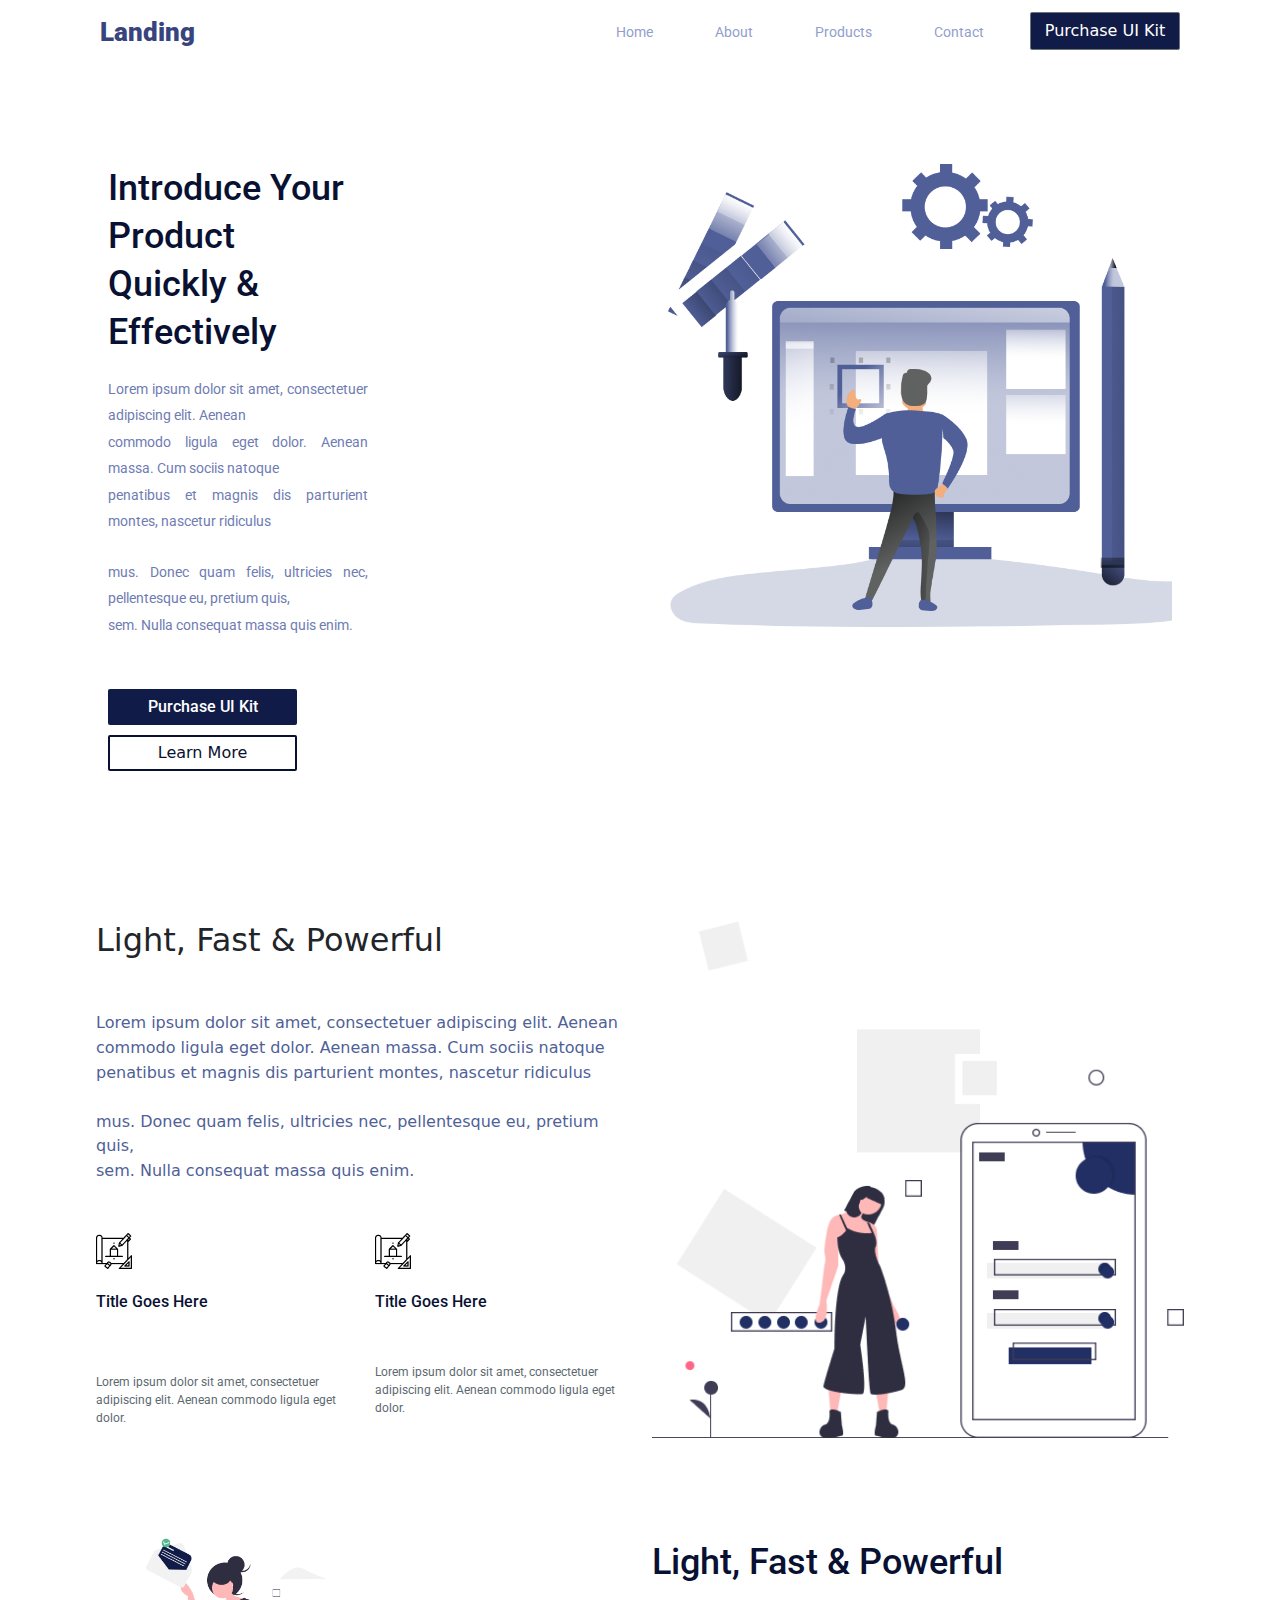
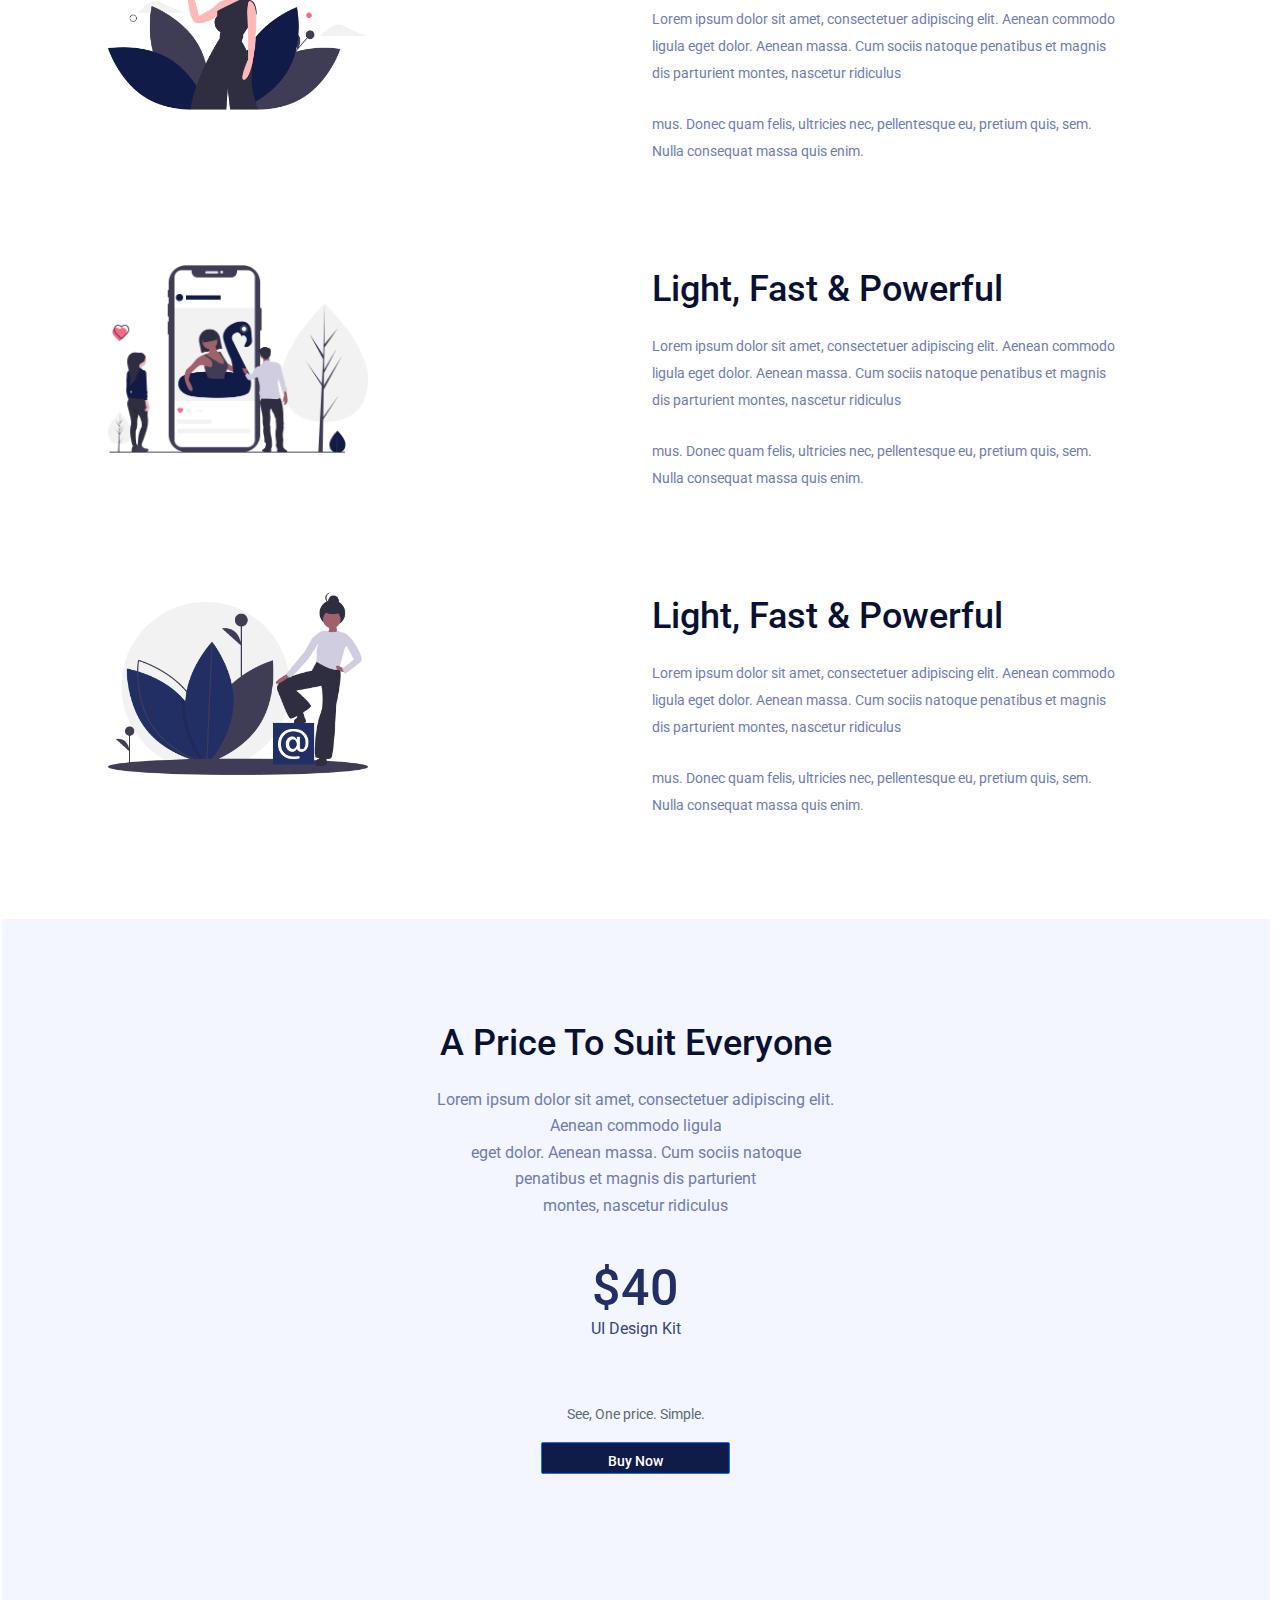
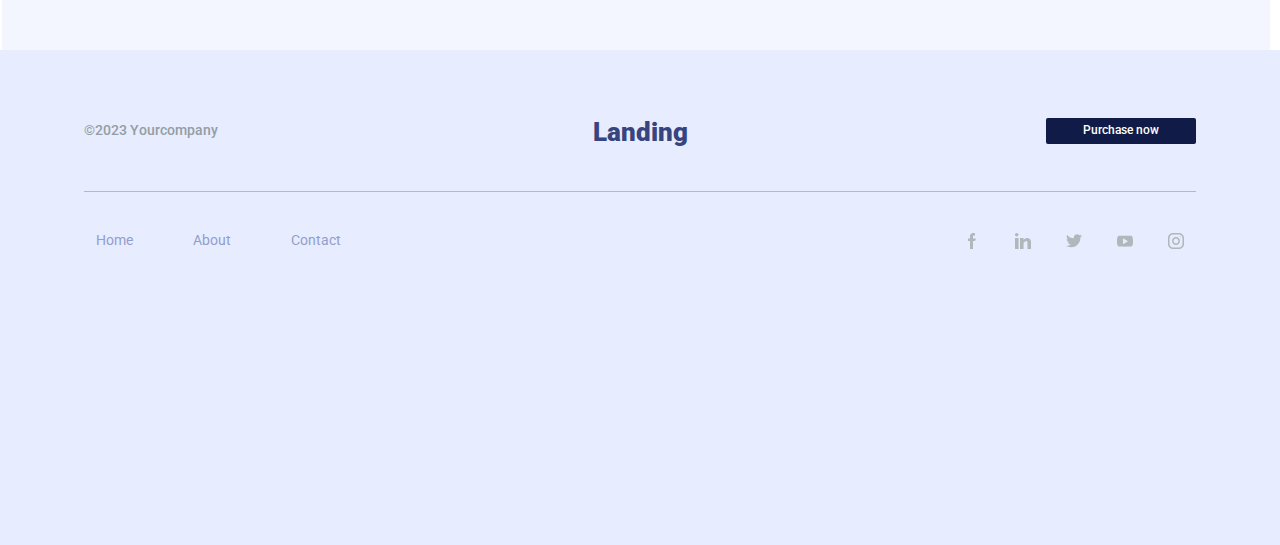
<file: index.html>
<!DOCTYPE html>
<html lang="en">

<head>
  <meta charset="UTF-8">
  <meta name="viewport" content="width=device-width, initial-scale=1.0">
  <link rel="stylesheet" href="css/style.css">
  <link href="css/bootstrap.min.css" rel="stylesheet">
  <title>Landing</title>
</head>

<body>
  <div class="wrapper__container">
    <div class="header">
      <nav id="navbar-example2" class="navbar tertiary px-3 mb-3">
        <a id="logo" class="navbar-brand" href="#">Landing</a>
        <ul id="spisok" class="nav nav-pills">
          <li class="nav-item">
            <a class="nav-link" href="#scrollspyHeading1">Home</a>
          </li>
          <li class="nav-item">
            <a class="nav-link" href="about.html">About</a>
          </li>
          <li class="nav-item">
            <a class="nav-link" href="#scrollspyHeading3">Products</a>
          </li>
          <li class="nav-item">
            <a class="nav-link" href="contact.html">Contact</a>
          </li>
          <li class="nav-item dropdown">

            <button id="bbb" type="button" class="btn btn-secondary">Purchase UI Kit</button>

          </li>
        </ul>
      </nav>
    </div>
    <main>
      <section class="about" id="about">
        <div class="container">
          <div id="mainth" class="container text-left">
            <div class="row">
              <div class="col">
                <div class="col-lg-6 order-1 order-lg-2">
                  <h1>Introduce Your Product<br> Quickly & Effectively</h1>
            <p id="first">Lorem ipsum dolor sit amet, consectetuer adipiscing elit. Aenean</p>
            <p id="second">commodo ligula eget dolor. Aenean massa. Cum sociis natoque</p>
            <p id="third">penatibus et magnis dis parturient montes, nascetur ridiculus</p>
            <br>
            <p id="fourth">mus. Donec quam felis, ultricies nec, pellentesque eu, pretium quis,</p>
            <p id="fifth">sem. Nulla consequat massa quis enim.</p>
            <button id="buttonfr">Purchase UI Kit</button>
            <button id="buttonsc">Learn More</button>
                </div>
              </div>
              <div class="col-lg-6 pt-5 pt-lg-0 order-2 order-lg-1 content">
                <div class = "d-none d-md-block">
                <img class="img-fluid" id="img555" src="img/Group.png">
                </div>
            </div>
      </section>
          <section class="about" id="about">
            <div class="secondmain">
              <div class="container">
                <div class="row">
                  <div class="col-lg-6 order-1 order-lg-2">
                    <img class="img-fluid" id="img555" src="img/undraw_mobile_login_ikmv.png">
                  </div>
                  <div class="col-lg-6 pt-5 pt-lg-0 order-2 order-lg-1 content">
                    <h2>Light, Fast & Powerful</h2>
                    <br>
                    <div class="color">
                      <p id="first"> Lorem ipsum dolor sit amet, consectetuer adipiscing elit. Aenean</p>
                      <p id="second">commodo ligula eget dolor. Aenean massa.
                        Cum sociis natoque</p>
                      <p id="third">penatibus et magnis dis parturient montes, nascetur ridiculus</p>
                      <br>
                      <p id="fourth">mus. Donec quam felis, ultricies nec, pellentesque eu, pretium quis,
                      <p id="fifth">sem. Nulla consequat massa quis enim.</p>
                    </div>
                    <div class="row" id="blocks">
                      <div class="col-sm" id="q">
                        <div class = "d-none d-md-block">
                        <img class="fluid" src="img/Icon.png">
                        </div>
                        <h3 class="text-left mb-lg-5">Title Goes Here</h3>
                        <p class="color2" id="q">
                          Lorem ipsum dolor sit amet, consectetuer adipiscing elit. Aenean commodo ligula eget dolor.

                        </p>
                      </div>

                      <div class="col-sm" id="w">
                        <div class = "d-none d-md-block">
                        <img class="img-fluid" src="img/Icon.png">
                        </div>
                        <h3 class="text-left mb-lg-5">Title Goes Here</h3>
                        <p class="color2">
                          Lorem ipsum dolor sit amet, consectetuer adipiscing elit. Aenean commodo ligula eget dolor.
                        </p>
                      </div>
                    </div>
                  </div>
                </div>
              </div>
            </div>
          </section>
          <section class="about" id="about">
            <div class="container">
              <div id="mainth" class="container text-center">
                <div class="row">
                  <div class="col">
                    <div class="col-lg-6 order-1 order-lg-2">
                      <img class="img-fluid" id="img555" src="img/undraw_happy_news_hxmt.png">
                    </div>
                  </div>
                  <div class="col-lg-6 pt-5 pt-lg-0 order-2 order-lg-1 content">
                    <h1>Light, Fast & Powerful</h1>
                    <p id="first">Lorem ipsum dolor sit amet, consectetuer adipiscing elit. Aenean commodo</p>
                    <p id="second">ligula eget dolor. Aenean massa. Cum sociis natoque penatibus et magnis</p>
                    <p id="third">dis parturient montes, nascetur ridiculus</p>
                    <br>
                    <p id="fourth">mus. Donec quam felis, ultricies nec, pellentesque eu, pretium quis, sem.</p>
                    <p id="fifth">Nulla consequat massa quis enim.</p>
                  </div>
                </div>
          </section>
          <section class="about" id="about">
            <div class="container">
              <div id="mainth" class="container text-center">
                <div class="row">
                  <div class="col">
                    <div class="col-lg-6 order-1 order-lg-2">
                      <img class="img-fluid" id="img555" src="img/undraw_social_influencer_sgsv.png">
                    </div>
                  </div>
                  <div class="col-lg-6 pt-5 pt-lg-0 order-2 order-lg-1 content">
                    <h1>Light, Fast & Powerful</h1>
                    <p id="first">Lorem ipsum dolor sit amet, consectetuer adipiscing elit. Aenean commodo</p>
                    <p id="second">ligula eget dolor. Aenean massa. Cum sociis natoque penatibus et magnis</p>
                    <p id="third">dis parturient montes, nascetur ridiculus</p>
                    <br>
                    <p id="fourth">mus. Donec quam felis, ultricies nec, pellentesque eu, pretium quis, sem.</p>
                    <p id="fifth">Nulla consequat massa quis enim.</p>
                  </div>
                </div>
          </section>
          <section class="about" id="about">
            <div class="container">
              <div id="mainth" class="container text-center">
                <div class="row">
                  <div class="col">
                    <div class="col-lg-6 order-1 order-lg-2">
                      <img class="img-fluid" id="img555" src="img/undraw_mention_6k5d.png">
                    </div>
                  </div>
                  <div class="col-lg-6 pt-5 pt-lg-0 order-2 order-lg-1 content">
                    <h1>Light, Fast & Powerful</h1>
                    <p id="first">Lorem ipsum dolor sit amet, consectetuer adipiscing elit. Aenean commodo</p>
                    <p id="second">ligula eget dolor. Aenean massa. Cum sociis natoque penatibus et magnis</p>
                    <p id="third">dis parturient montes, nascetur ridiculus</p>
                    <br>
                    <p id="fourth">mus. Donec quam felis, ultricies nec, pellentesque eu, pretium quis, sem.</p>
                    <p id="fifth">Nulla consequat massa quis enim.</p>
                  </div>
                </div>
          </section>

          <div id="scrollspyHeading5">
            <div id="price__nocontainer" class="row">
              <div class="col">
              </div>
              <div class="col">
                <h1>A Price To Suit Everyone</h1>
                <p id="first">Lorem ipsum dolor sit amet, consectetuer adipiscing elit. Aenean commodo ligula</p>
                <p id="second">eget dolor. Aenean massa. Cum sociis natoque penatibus et magnis dis parturient</p>
                <p id="third">montes, nascetur ridiculus</p>
                <h2>$40</h2>
                <p id="ui">UI Design Kit</p>
                <p id="see">See, One price. Simple.</p>
                <div class="col text-center">
                  <button type="button" class="btn btn-primary" id="btnpurchase">Buy Now</button>
                </div>


              </div>
              <div class="col">
              </div>
            </div>
          </div>
        </div>
        <div id="footer__nocontainer">
          <div id="footer">
            <div class="row">
              <div class="col">
                <div id="mark">©2023 Yourcompany</div>
              </div>
              <div class="col">
                <div id="logo1">Landing</div>
              </div>
              <div class="col">
                <div id="btm">
                  <bottom>Purchase now</bottom>
                </div>
              </div>
            </div>
            <div>
              <hr>
            </div>
            <div class="container text-left">
              <div class="row">
                <div id="footerhome" class="col">
                  <div id="home1">Home</div>
                  <div id="about1">About</div>
                  <div id="contact1">Contact</div>
                </div>
                <div class="col">
                  <div id="icons">
                    <svg id="facebook" xmlns="http://www.w3.org/2000/svg" width="16" height="16" viewBox="0 0 16 16"
                      fill="none">
                      <path
                        d="M9 5.5V3.5C9 2.948 9.448 2.5 10 2.5H11V0H9C7.343 0 6 1.343 6 3V5.5H4V8H6V16H9V8H11L12 5.5H9Z"
                        fill="#B0B8BC" />
                    </svg>
                    <svg id="in" xmlns="http://www.w3.org/2000/svg" width="16" height="16" viewBox="0 0 16 16"
                      fill="none">
                      <path fill-rule="evenodd" clip-rule="evenodd"
                        d="M3.5 1.75C3.5 2.7165 2.7165 3.5 1.75 3.5C0.783502 3.5 0 2.7165 0 1.75C0 0.783502 0.783502 0 1.75 0C2.7165 0 3.5 0.783502 3.5 1.75ZM0 5H3.578V16H0V5ZM13.2998 5.12119C13.2954 5.11973 13.2909 5.11825 13.2864 5.11678C13.2616 5.10856 13.2367 5.10033 13.21 5.093C13.162 5.082 13.114 5.073 13.065 5.065C12.875 5.027 12.667 5 12.423 5C10.337 5 9.014 6.517 8.578 7.103V5H5V16H8.578V10C8.578 10 11.282 6.234 12.423 9V16H16V8.577C16 6.915 14.861 5.53 13.324 5.129C13.3159 5.12643 13.3078 5.12382 13.2998 5.12119Z"
                        fill="#B0B8BC" />
                    </svg>
                    <svg id="twitter" xmlns="http://www.w3.org/2000/svg" width="16" height="16" viewBox="0 0 16 16"
                      fill="none">
                      <path
                        d="M16 2.87225C15.405 3.13325 14.771 3.30625 14.11 3.39025C14.79 2.98425 15.309 2.34625 15.553 1.57725C14.919 1.95525 14.219 2.22225 13.473 2.37125C12.871 1.73025 12.013 1.33325 11.077 1.33325C9.261 1.33325 7.799 2.80725 7.799 4.61425C7.799 4.87425 7.821 5.12425 7.875 5.36225C5.148 5.22925 2.735 3.92225 1.114 1.93125C0.831 2.42225 0.665 2.98425 0.665 3.58925C0.665 4.72525 1.25 5.73225 2.122 6.31525C1.595 6.30525 1.078 6.15225 0.64 5.91125C0.64 5.92125 0.64 5.93425 0.64 5.94725C0.64 7.54125 1.777 8.86525 3.268 9.17025C3.001 9.24325 2.71 9.27825 2.408 9.27825C2.198 9.27825 1.986 9.26625 1.787 9.22225C2.212 10.5213 3.418 11.4763 4.852 11.5073C3.736 12.3803 2.319 12.9063 0.785 12.9063C0.516 12.9063 0.258 12.8943 0 12.8613C1.453 13.7983 3.175 14.3333 5.032 14.3333C11.068 14.3333 14.368 9.33325 14.368 4.99925C14.368 4.85425 14.363 4.71425 14.356 4.57525C15.007 4.11325 15.554 3.53625 16 2.87225Z"
                        fill="#B0B8BC" />
                    </svg>
                    <svg id="youtube" xmlns="http://www.w3.org/2000/svg" width="16" height="16" viewBox="0 0 16 16"
                      fill="none">
                      <path fill-rule="evenodd" clip-rule="evenodd"
                        d="M13.456 2.75875C14.415 2.81275 14.886 2.95475 15.32 3.72675C15.772 4.49775 16 5.82575 16 8.16475V8.16775V8.17275C16 10.5007 15.772 11.8387 15.321 12.6017C14.887 13.3737 14.416 13.5137 13.457 13.5787C12.498 13.6337 10.089 13.6667 8.002 13.6667C5.911 13.6667 3.501 13.6337 2.543 13.5777C1.586 13.5127 1.115 13.3727 0.677 12.6007C0.23 11.8377 0 10.4997 0 8.17175V8.16975V8.16675V8.16375C0 5.82575 0.23 4.49775 0.677 3.72675C1.115 2.95375 1.587 2.81275 2.544 2.75775C3.501 2.69375 5.911 2.66675 8.002 2.66675C10.089 2.66675 12.498 2.69375 13.456 2.75875ZM11 8.16675L6 5.16675V11.1667L11 8.16675Z"
                        fill="#B0B8BC" />
                    </svg>
                    <svg id="insta" xmlns="http://www.w3.org/2000/svg" width="16" height="16" viewBox="0 0 16 16"
                      fill="none">
                      <path fill-rule="evenodd" clip-rule="evenodd"
                        d="M5 0H11C13.761 0 16 2.239 16 5V11C16 13.761 13.761 16 11 16H5C2.239 16 0 13.761 0 11V5C0 2.239 2.239 0 5 0ZM11 14.5C12.93 14.5 14.5 12.93 14.5 11V5C14.5 3.07 12.93 1.5 11 1.5H5C3.07 1.5 1.5 3.07 1.5 5V11C1.5 12.93 3.07 14.5 5 14.5H11ZM4 8C4 5.791 5.791 4 8 4C10.209 4 12 5.791 12 8C12 10.209 10.209 12 8 12C5.791 12 4 10.209 4 8ZM5.5 8C5.5 9.378 6.622 10.5 8 10.5C9.378 10.5 10.5 9.378 10.5 8C10.5 6.621 9.378 5.5 8 5.5C6.622 5.5 5.5 6.621 5.5 8ZM12.833 3.7C12.833 3.99437 12.5944 4.233 12.3 4.233C12.0057 4.233 11.767 3.99437 11.767 3.7C11.767 3.40564 12.0057 3.167 12.3 3.167C12.5944 3.167 12.833 3.40564 12.833 3.7Z"
                        fill="#B0B8BC" />
                    </svg>
                  </div>
                </div>
              </div>
            </div>
          </div>

    </main>
  </div>
  <script src="js/bootstrap.bundle.min.js"></script>
  <script src="js/script.js"></script>
</body>

</html>
</file>
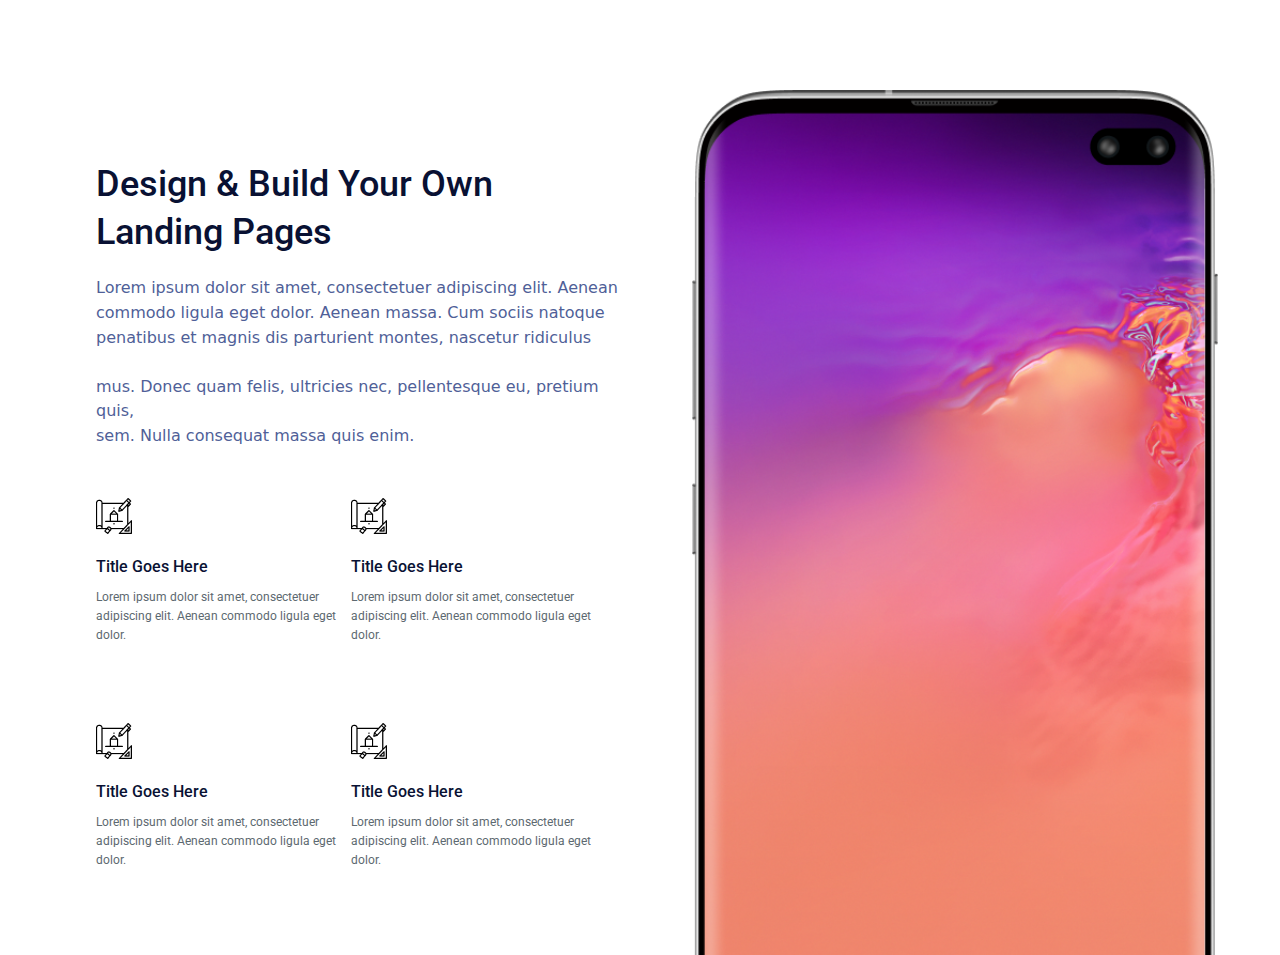
<file: about.html>
<!DOCTYPE html>
<html lang="en">
    <head>
        <meta charset="UTF-8">
        <meta name="viewport" content="width=device-width, initial-scale=1.0">
        <link rel="stylesheet" href="css/style1.css">
        <link href="css/bootstrap.min.css" rel = "stylesheet">
        <title>Landing</title>
    </head>
<body>
    <div class="wrapper__container">
        <div class="container text-left">
            <div class="row">
              <div class="col">
                <div class = "maintext"></div>
                <div id = "titlr">Design & Build Your Own<br>
                Landing Pages</div>
                <div class = "sctext">
                <p id = "first">Lorem ipsum dolor sit amet, consectetuer adipiscing elit. Aenean</p>
            <p id = "second">commodo ligula eget dolor. Aenean massa. Cum sociis natoque</p>
                <p id = "third">penatibus et magnis dis parturient montes, nascetur ridiculus</p>
                <br>
                    <p id = "fourth">mus. Donec quam felis, ultricies nec, pellentesque eu, pretium quis,</p>
                        <p id = "fifth">sem. Nulla consequat massa quis enim.</p>
                    </div>
                    <div class = "blocks">
                        
                        <div class = "q">
                        <img src="img/Icon.png"></img>
                        <h1>Title Goes Here </h1>
                        <p>Lorem ipsum dolor sit amet, consectetuer</p>
                        <p>adipiscing elit. Aenean commodo ligula eget</p> 
                        <p>dolor. </p>
                    </div>
                    <div class = "w">
                       <img src="img/Icon.png"></img>
                        <h1>Title Goes Here </h1>
                        <p>Lorem ipsum dolor sit amet, consectetuer</p>
                        <p>adipiscing elit. Aenean commodo ligula eget</p> 
                        <p >dolor. </p>
                    </div>
                    
                </div>
                    <br>
                    <br>
                    <div class="second" >
                    <div class = "e">
                        <img src="img/Icon.png"></img>
                         <h1>Title Goes Here </h1>
                         <p>Lorem ipsum dolor sit amet, consectetuer</p>
                         <p>adipiscing elit. Aenean commodo ligula eget</p> 
                         <p >dolor. </p>
                     </div>
                     <div class = "r">
                        <img src="img/Icon.png"></img>
                         <h1>Title Goes Here </h1>
                         <p>Lorem ipsum dolor sit amet, consectetuer</p>
                         <p>adipiscing elit. Aenean commodo ligula eget</p> 
                         <p >dolor. </p>
                     </div>
                    </div>
                
              </div>
              <div class="col">
                <div id = "img">
                <img src="img/Vert.png">
              </div>
    </div>
</body>
</html>
</file>
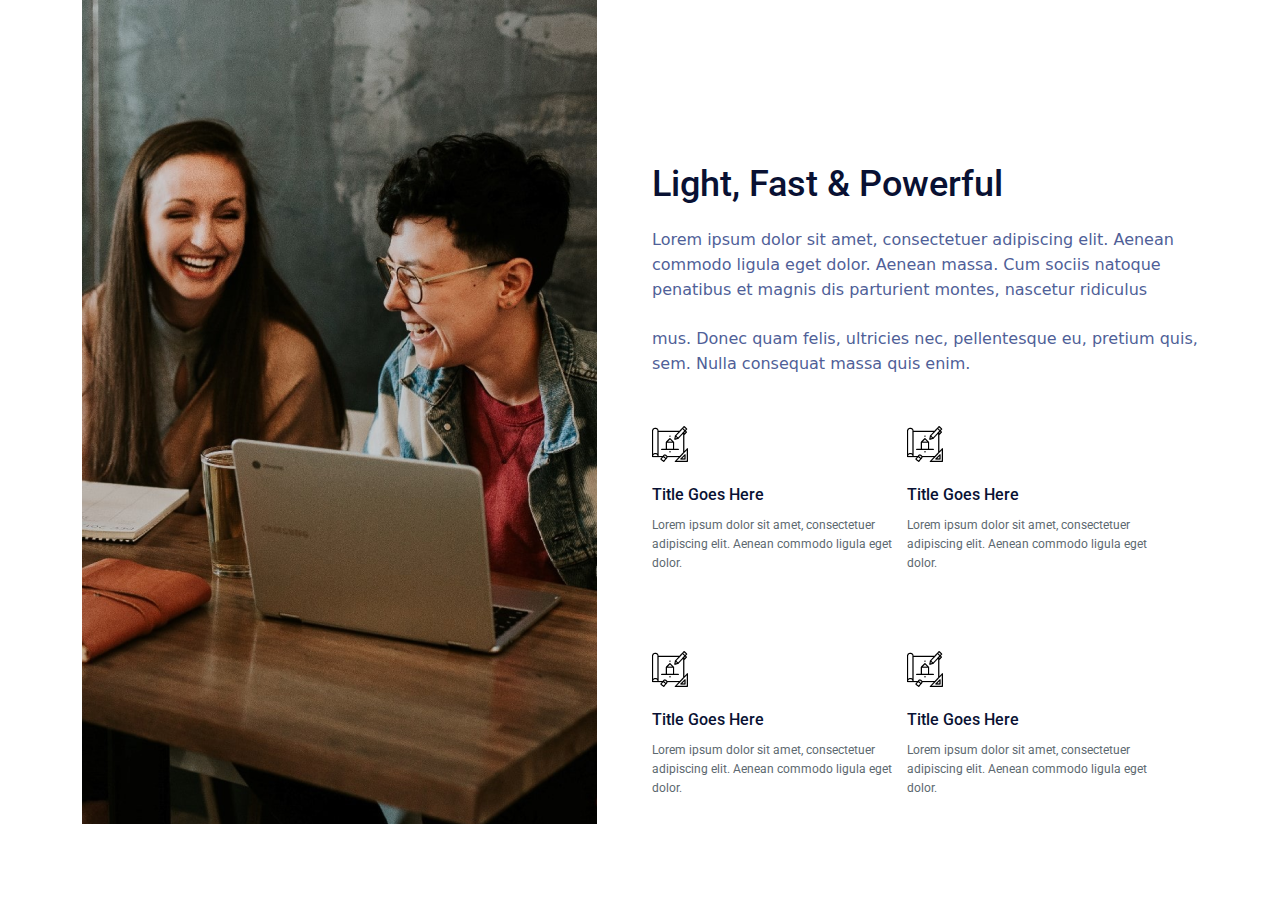
<file: contact.html>
<!DOCTYPE html>
<html lang="en">
    <head>
        <meta charset="UTF-8">
        <meta name="viewport" content="width=device-width, initial-scale=1.0">
        <link rel="stylesheet" href="css/style2.css">
        <link href="css/bootstrap.min.css" rel = "stylesheet">
        <title>Landing</title>
    </head>
<body>
    <div class = "wrapper">
        <div class="container text-left">
            <div class="row">
              <div class="col">
                <div id = "img">
                <img src="img/brooke-cagle-609873-unsplash.png">
                </div>
            </div>
              <div class="col">
                <div class = "maintext"></div>
                <div id = "titlr">Light, Fast & Powerful</div>
                <div class = "sctext">
                <p id = "first">Lorem ipsum dolor sit amet, consectetuer adipiscing elit. Aenean</p>
            <p id = "second">commodo ligula eget dolor. Aenean massa. Cum sociis natoque</p>
                <p id = "third">penatibus et magnis dis parturient montes, nascetur ridiculus</p>
                <br>
                    <p id = "fourth">mus. Donec quam felis, ultricies nec, pellentesque eu, pretium quis,</p>
                        <p id = "fifth">sem. Nulla consequat massa quis enim.</p>
                    </div>
                    <div class = "blocks">
                        
                        <div class = "q">
                        <img src="img/Icon.png"></img>
                        <h1>Title Goes Here </h1>
                        <p>Lorem ipsum dolor sit amet, consectetuer</p>
                        <p>adipiscing elit. Aenean commodo ligula eget</p> 
                        <p>dolor. </p>
                    </div>
                    <div class = "w">
                       <img src="img/Icon.png"></img>
                        <h1>Title Goes Here </h1>
                        <p>Lorem ipsum dolor sit amet, consectetuer</p>
                        <p>adipiscing elit. Aenean commodo ligula eget</p> 
                        <p >dolor. </p>
                    </div>
                    
                </div>
                    <br>
                    <br>
                    <div class="second" >
                    <div class = "e">
                        <img src="img/Icon.png"></img>
                         <h1>Title Goes Here </h1>
                         <p>Lorem ipsum dolor sit amet, consectetuer</p>
                         <p>adipiscing elit. Aenean commodo ligula eget</p> 
                         <p >dolor. </p>
                     </div>
                     <div class = "r">
                        <img src="img/Icon.png"></img>
                         <h1>Title Goes Here </h1>
                         <p>Lorem ipsum dolor sit amet, consectetuer</p>
                         <p>adipiscing elit. Aenean commodo ligula eget</p> 
                         <p >dolor. </p>
                     </div>
                    </div>
                
              </div>
    </div>
</body>
</html>
</file>
<file: css/style.css>
@import url('https://fonts.googleapis.com/css2?family=Montserrat:wght@300;400;500;600;700&family=Roboto:wght@400;500&display=swap');
*{
    margin: 0;
    padding: 0;
    border: 0;
}
*,*::before,*::after{
    -moz-box-sizing: border-box;
    -webkit-box-sizing: border-box;
    box-sizing: border-box;
}
a {
    text-decoration: none;
}
ul,
ol,
li {
    list-style: none;
}
img {
    vertical-align: top;
}
h1,
h2,
h3,
h4,
h5,
h6{
    font-weight: inherit;
    font-size: inherit;
}
html,
body{
    height: 100%;
    line-height: 1;
}
body{
    font-family: Roboto;
    font-size: 16px;
    
}
.wrapper {
    overflow: hidden;
    display: flex;
    flex-direction: column;
    min-height: 100%;
}

 .main{
    flex: 1 1 auto;
 }

[class*="__container" ] {
    max-width: 1112px;
    margin: 0px auto;
}
[class*="__nocontainer" ] {
    width: 100%;
}

#logo{
    color: var(--colour-logo-primary, #37447E);
font-feature-settings: 'clig' off, 'liga' off;

/* Bold 26 */
font-family: Roboto;
font-size: 26px;
font-style: normal;
font-weight: 900;
line-height: 38px; /* 146.154% */
}

.nav nav-pills{
    color: var(--colour-main-blue-500, #505F98);
font-feature-settings: 'clig' off, 'liga' off;

/* Regular 14 */
font-family: Roboto;
font-size: 14px;
font-style: normal;
font-weight: 400;
line-height: 24px; /* 171.429% */
}

.nav a{
    color: var(--colour-main-blue-300, #929ECC);
font-family: Roboto;
font-size: 14px;
font-style: normal;
font-weight: 400;
line-height: 24px; /* 171.429% */
margin-right: 30px;
   }

.nav button {
    border-radius: 2px;
background: var(--colour-main-blue-800, #111B47);
width: 150px;
height: 26px;
flex-shrink: 0;
padding-bottom: 30px;
}

.nav button:hover{
    background-color: #37447E;
}

main{
    margin-top: 100px;
}

.main h1{
    color: var(--colour-main-blue-900, #091133);
font-feature-settings: 'clig' off, 'liga' off;

/* Medium 50 */
font-family: Roboto;
font-size: 50px;
font-style: normal;
font-weight: 500;
line-height: 66px; /* 132% */
letter-spacing: 1px;


}


#first{
    margin-top: 20px;
    margin-bottom: 1px;
    color: var(--colour-main-blue-500, #505F98);
}
#second{
    margin-bottom: 1px;
    color: var(--colour-main-blue-500, #505F98);
}
#third{
    margin-bottom: 1px;
    color: var(--colour-main-blue-500, #505F98);
}
#fourth{
    margin-bottom: 1px;
    color: var(--colour-main-blue-500, #505F98);
}
#fifth{
    margin-bottom: 1px;
    color: var(--colour-main-blue-500, #505F98);
}

.main p{
    color: var(--colour-main-blue-500, #505F98);
font-feature-settings: 'clig' off, 'liga' off;

/* Regular 18 */
font-family: Roboto;
font-size: 18px;
font-style: normal;
font-weight: 400;
line-height: 30px; /* 166.667% */

margin-bottom: 10px;
}

#buttonfr{
    border-radius: 2px;
background: var(--colour-main-blue-800, #111B47);
margin-top: 50px;

width: 189px;
height: 36px;
color:  #FFF;
text-align: center;
font-feature-settings: 'clig' off, 'liga' off;

/* Medium 16 */
font-family: Roboto;
font-size: 16px;
font-style: normal;
font-weight: 500;
line-height: 26px; /* 162.5% */
}

#buttonsc{
    border-radius: 2px;
    border: 2px solid var(--colour-main-blue-900, #091133);
    background-color: #fff;
    opacity: 1;
    margin-top: 10px;
width: 189px;
height: 36px;
color: #091133;
text-align: center;
font-feature-settings: 'clig' off, 'liga' off;
}

#img1{
    
    
    float: right;
    
    width: 50%;  
    
}

#background{
    position: relative;
    width: 50%;
}

#mainsc {
    margin-top: 200px;
}

#mainsc p{
    color: var(--colour-main-blue-400, #6F7CB2);
font-feature-settings: 'clig' off, 'liga' off;

/* Regular 16 */
font-family: Roboto;
font-size: 14px;
font-style: normal;
font-weight: 400;
line-height: 26px; /* 162.5% */
}
#blocks{
    margin-top: 50px;
    display: flex;
    
}

 #q h3{
    margin-top: 20px;
    width: 255px;
    color: var(--colour-main-blue-900, #091133);
font-feature-settings: 'clig' off, 'liga' off;

/* Medium 16 */
font-family: Roboto;
font-size: 16px;
font-style: normal;
font-weight: 500;
line-height: 26px; /* 162.5% */

float: left;
}

 #q p{
    display: inline-flex;
    margin-top: 10px;
    margin-bottom: 1px;
    width: 100%;
    color: var(--colour-main-grey-600, #5D6970);
font-feature-settings: 'clig' off, 'liga' off;

/* Regular 12 */
font-family: Roboto;
font-size: 12px;
font-style: normal;
font-weight: 400;
line-height: 18px; /* 150% */
margin-right: 10px;
position: relative;
}

 .q img{
    width: 36px;
height: 36px;
position: relative;
}

#w{
    position: relative;
    flex-flow: column;
}

 #w h3{
    margin-top: 20px;
    width: 100%;
    color: var(--colour-main-blue-900, #091133);
font-feature-settings: 'clig' off, 'liga' off;

/* Medium 16 */
font-family: Roboto;
font-size: 16px;
font-style: normal;
font-weight: 500;
line-height: 26px; /* 162.5% */
}

 #w p{
    margin-bottom: 1px;
    width: 100%;
    color: var(--colour-main-grey-600, #5D6970);
font-feature-settings: 'clig' off, 'liga' off;
margin-top: 20px;
/* Regular 12 */
font-family: Roboto;
font-size: 12px;
font-style: normal;
font-weight: 400;
line-height: 18px; /* 150% */
}

 #w img{
    width: 36px;
height: 36px;
flex-shrink: 0;
}

#img2{
    float: right;
    position: relative;
    width: 100%;   
}

#mainth{
    margin-top: 100px;
}

#mainth h1{
    text-align: left;
    color: var(--colour-main-blue-900, #091133);
font-feature-settings: 'clig' off, 'liga' off;

/* Medium 36 */
font-family: Roboto;
font-size: 36px;
font-style: normal;
font-weight: 500;
line-height: 48px; /* 133.333% */
}

#mainth p{
        justify-content: center;
    width: 100%;
    color: var(--colour-main-blue-400, #6F7CB2);
    font-feature-settings: 'clig' off, 'liga' off;
    
    /* Regular 16 */
    font-family: Roboto;
    font-size: 14px;
    font-style: normal;
    font-weight: 400;
    line-height: 26px; /* 162.5% */
    text-align: justify;
}

#img3{
    float: right;
    position: relative;
    width: 100%;    
}

#mainth #text3{
    margin-top: 50px;
}

#mainfr{
    margin-top: 100px;
}

#mainff{
    margin-top: 100px;
}

#price__nocontainer{
    
    margin-top: 100px;
    background-color: #f3f6ff;
    margin-left: calc(-49vw + 49%);
    width: 99.1vw;
    padding-bottom: 176px;
}

#price__nocontainer h1{
    margin-top: 100px;
    color: var(--colour-main-blue-900, #091133);
text-align: center;
font-feature-settings: 'clig' off, 'liga' off;

/* Medium 36 */
font-family: Roboto;
font-size: 36px;
font-style: normal;
font-weight: 500;
line-height: 48px; /* 133.333% */
}

#price__nocontainer p{
    color: var(--colour-main-blue-400, #6F7CB2);
text-align: center;
font-feature-settings: 'clig' off, 'liga' off;

/* Regular 16 */
font-family: Roboto;
font-size: 16px;
font-style: normal;
font-weight: 400;
line-height: 26px; /* 162.5% */
}

#price__nocontainer h2{
    margin-top: 36px;
    margin-bottom: -5px;
    color: var(--colour-main-blue-700, #222F65);
text-align: center;
font-feature-settings: 'clig' off, 'liga' off;

/* Medium 50 */
font-family: Roboto;
font-size: 50px;
font-style: normal;
font-weight: 500;
line-height: 66px; /* 132% */
letter-spacing: 1px;
}

#price__nocontainer #ui{
    color: var(--colour-main-blue-600, #37447E);
text-align: center;
font-feature-settings: 'clig' off, 'liga' off;

/* Regular 16 */
font-family: Roboto;
font-size: 16px;
font-style: normal;
font-weight: 400;
line-height: 26px; /* 162.5% */
}

#price__nocontainer #see{
    margin-top: 60px;
    color: var(--colour-main-grey-600, #5D6970);
text-align: center;
font-feature-settings: 'clig' off, 'liga' off;

/* Regular 14 */
font-family: Roboto;
font-size: 14px;
font-style: normal;
font-weight: 400;
line-height: 24px; /* 171.429% */
}

#price__nocontainer button{
    border-radius: 2px;
background: var(--colour-main-blue-800, #111B47);
width: 189px;
height: 32px;
flex-shrink: 0;
color: var(--colour-secondary-white-100-general, #FFF);
text-align: center;
font-feature-settings: 'clig' off, 'liga' off;
justify-content: center;


/* Medium 14 */
font-family: Roboto;
font-size: 14px;
font-style: normal;
font-weight: 500;
line-height: 24px; /* 171.429% */
}

#footer__nocontainer{
    margin-left: calc(-49vw + 49%);
    margin-right: calc(-49vw + 49%);
    background: #e7ecff;
    width: 100vm;
    height: 55%;
}

#mark{
    margin-top: 68px;
    color: var(--colour-main-grey-400, #939EA4);
font-feature-settings: 'clig' off, 'liga' off;

/* Medium 14 */
font-family: Roboto;
font-size: 14px;
font-style: normal;
font-weight: 500;
line-height: 24px; /* 171.429% */
float: left;

}

#logo1{
    margin-top: 63px;
    color: var(--colour-logo-primary, #37447E);
font-feature-settings: 'clig' off, 'liga' off;
text-align: center;
/* Bold 26 */
font-family: Roboto;
font-size: 26px;
font-style: normal;
font-weight: 900;
line-height: 38px; /* 146.154% */
}

#btm{
    margin-top: 68px;
    width: 150px;
height: 26px;
flex-shrink: 0;
border-radius: 2px;
background: var(--colour-main-blue-800, #111B47);
color: var(--colour-secondary-white-100-general, #FFF);
text-align: center;
font-feature-settings: 'clig' off, 'liga' off;

/* Medium 12 */
text-align: center;
vertical-align: middle;
font-family: Roboto;
font-size: 12px;
font-style: normal;
font-weight: 500;
line-height: 25px; /* 150% */
    float: right;
}

#liine__nocontainer{
    width: 1110px;
height: 1px;
flex-shrink: 0;
background: #CDD1D4;
}

#footer{
    max-width: 1112px;
    margin: 0px auto;
}

#footer hr{
    width: 100%;
height: 1px;
flex-shrink: 0;
background: #CDD1D4;
margin-top: 40px;
}

#footerhome{
    margin-top: 20px;
    height: 100%;
    color: var(--colour-main-blue-300, #929ECC);
font-feature-settings: 'clig' off, 'liga' off;
/* Regular 14 */
font-family: Roboto;
font-size: 14px;
font-style: normal;
font-weight: 400;
line-height: 24px; /* 171.429% */
float: left;
justify-content: left;
}

#footerhome #home1{
    float: left;
    margin-right: 60px;
}

#footerhome #about1{
    float: left;
    margin-right: 60px;
}

#footerhome #contact1{
    float: left;

}

#icons{
    float: right;
    margin-top: 20px;
    margin-left: 30px;
}

#facebook{
margin-left: 30px;
}

#in{
    margin-left: 30px;
}

#twitter{
    margin-left: 30px;
}

#youtube{
    margin-left: 30px;
}

#insta{
    margin-left: 30px;
}


.secondmain {
    margin-top: 150px;
}

#btnpurchase{
    border-radius: 2px;
background: var(--colour-main-blue-800, #111B47);
width: 500px;
height: 32px;
flex-shrink: 0;
color: var(--colour-secondary-white-100-general, #FFF);
text-align: center;
font-feature-settings: 'clig' off, 'liga' off;

}
</file>
<file: css/style1.css>
@import url('https://fonts.googleapis.com/css2?family=Montserrat:wght@300;400;500;600;700&family=Roboto:wght@400;500&display=swap');
*{
    margin: 0;
    padding: 0;
    border: 0;
}
*,*::before,*::after{
    -moz-box-sizing: border-box;
    -webkit-box-sizing: border-box;
    box-sizing: border-box;
}
a {
    text-decoration: none;
}
ul,
ol,
li {
    list-style: none;
}
img {
    vertical-align: top;
}
h1,
h2,
h3,
h4,
h5,
h6{
    font-weight: inherit;
    font-size: inherit;
}
html,
body{
    height: 100%;
    line-height: 1;
}
body{
    font-family: Roboto;
    font-size: 16px;
    
}
.wrapper {
    overflow: hidden;
    display: flex;
    flex-direction: column;
    min-height: 100%;
}

 .main{
    flex: 1 1 auto;
 }

[class*="__container" ] {
    max-width: 1112px;
    margin: 0px auto;
}

#titlr{
    color: var(--colour-main-blue-900, #091133);
font-feature-settings: 'clig' off, 'liga' off;

/* Medium 36 */
font-family: Roboto;
font-size: 36px;
font-style: normal;
font-weight: 500;
line-height: 48px; /* 133.333% */
margin-top:160px;
}

#sctext{
    margin-top: 20px;
    color: var(--colour-main-blue-500, #505F98);
font-feature-settings: 'clig' off, 'liga' off;

/* Regular 18 */
font-family: Roboto;
font-size: 18px;
font-style: normal;
font-weight: 400;
line-height: 30px; /* 166.667% */
}

#first{
    margin-top: 20px;
    margin-bottom: 1px;
    color: var(--colour-main-blue-500, #505F98);
}
#second{
    margin-bottom: 1px;
    color: var(--colour-main-blue-500, #505F98);
}
#third{
    margin-bottom: 1px;
    color: var(--colour-main-blue-500, #505F98);
}
#fourth{
    margin-bottom: 1px;
    color: var(--colour-main-blue-500, #505F98);
}
#fifth{
    margin-bottom: 1px;
    color: var(--colour-main-blue-500, #505F98);
}

.blocks{
    margin-top: 50px;
    display: inline;
    display: flex;
}

.q h1{
    margin-top: 20px;
    width: 255px;
    color: var(--colour-main-blue-900, #091133);
font-feature-settings: 'clig' off, 'liga' off;

/* Medium 16 */
font-family: Roboto;
font-size: 16px;
font-style: normal;
font-weight: 500;
line-height: 26px; /* 162.5% */
}

.q p{
    margin-bottom: 1px;
    width: 255px;
    color: var(--colour-main-grey-600, #5D6970);
font-feature-settings: 'clig' off, 'liga' off;

/* Regular 12 */
font-family: Roboto;
font-size: 12px;
font-style: normal;
font-weight: 400;
line-height: 18px; /* 150% */
}

.q img{
    width: 36px;
height: 36px;
flex-shrink: 0;
}

.w h1{
    margin-top: 20px;
    width: 255px;
    color: var(--colour-main-blue-900, #091133);
font-feature-settings: 'clig' off, 'liga' off;

/* Medium 16 */
font-family: Roboto;
font-size: 16px;
font-style: normal;
font-weight: 500;
line-height: 26px; /* 162.5% */
}

.w p{
    margin-bottom: 1px;
    width: 255px;
    color: var(--colour-main-grey-600, #5D6970);
font-feature-settings: 'clig' off, 'liga' off;

/* Regular 12 */
font-family: Roboto;
font-size: 12px;
font-style: normal;
font-weight: 400;
line-height: 18px; /* 150% */
}

.w img{
    width: 36px;
height: 36px;
flex-shrink: 0;
}

.e h1{
    margin-top: 20px;
    width: 255px;
    color: var(--colour-main-blue-900, #091133);
font-feature-settings: 'clig' off, 'liga' off;

/* Medium 16 */
font-family: Roboto;
font-size: 16px;
font-style: normal;
font-weight: 500;
line-height: 26px; /* 162.5% */
}

.e p{
    margin-bottom: 1px;
    width: 255px;
    color: var(--colour-main-grey-600, #5D6970);
font-feature-settings: 'clig' off, 'liga' off;

/* Regular 12 */
font-family: Roboto;
font-size: 12px;
font-style: normal;
font-weight: 400;
line-height: 18px; /* 150% */
}

.e img{
    width: 36px;
height: 36px;
flex-shrink: 0;
}

.r h1{
    margin-top: 20px;
    width: 255px;
    color: var(--colour-main-blue-900, #091133);
font-feature-settings: 'clig' off, 'liga' off;

/* Medium 16 */
font-family: Roboto;
font-size: 16px;
font-style: normal;
font-weight: 500;
line-height: 26px; /* 162.5% */
}

.r p{
    margin-bottom: 1px;
    width: 255px;
    color: var(--colour-main-grey-600, #5D6970);
font-feature-settings: 'clig' off, 'liga' off;

/* Regular 12 */
font-family: Roboto;
font-size: 12px;
font-style: normal;
font-weight: 400;
line-height: 18px; /* 150% */
}

.r img{
    width: 36px;
height: 36px;
flex-shrink: 0;
}


#img{
    float: right;
    margin-top: 90px;
    display: flex;
width: 492px;
height: 96.2%;
}

.second{
    margin-top: 30px;
    display: inline;
    display: flex;
}
</file>
<file: css/style2.css>
@import url('https://fonts.googleapis.com/css2?family=Montserrat:wght@300;400;500;600;700&family=Roboto:wght@400;500&display=swap');
*{
    margin: 0;
    padding: 0;
    border: 0;
}
*,*::before,*::after{
    -moz-box-sizing: border-box;
    -webkit-box-sizing: border-box;
    box-sizing: border-box;
}
a {
    text-decoration: none;
}
ul,
ol,
li {
    list-style: none;
}
img {
    vertical-align: top;
}
h1,
h2,
h3,
h4,
h5,
h6{
    font-weight: inherit;
    font-size: inherit;
}
html,
body{
    height: 100%;
    line-height: 1;
}
body{
    font-family: Roboto;
    font-size: 16px;
    
}
.wrapper {
    overflow: hidden;
    display: flex;
    flex-direction: column;
    min-height: 100%;
}

 .main{
    flex: 1 1 auto;
 }

 #titlr{
    color: var(--colour-main-blue-900, #091133);
font-feature-settings: 'clig' off, 'liga' off;

/* Medium 36 */
font-family: Roboto;
font-size: 36px;
font-style: normal;
font-weight: 500;
line-height: 48px; /* 133.333% */
margin-top:160px;
}

#sctext{
    margin-top: 20px;
    color: var(--colour-main-blue-500, #505F98);
font-feature-settings: 'clig' off, 'liga' off;

/* Regular 18 */
font-family: Roboto;
font-size: 18px;
font-style: normal;
font-weight: 400;
line-height: 30px; /* 166.667% */
}

#first{
    margin-top: 20px;
    margin-bottom: 1px;
    color: var(--colour-main-blue-500, #505F98);
}
#second{
    margin-bottom: 1px;
    color: var(--colour-main-blue-500, #505F98);
}
#third{
    margin-bottom: 1px;
    color: var(--colour-main-blue-500, #505F98);
}
#fourth{
    margin-bottom: 1px;
    color: var(--colour-main-blue-500, #505F98);
}
#fifth{
    margin-bottom: 1px;
    color: var(--colour-main-blue-500, #505F98);
}

.blocks{
    margin-top: 50px;
    display: inline;
    display: flex;
}

.q h1{
    margin-top: 20px;
    width: 255px;
    color: var(--colour-main-blue-900, #091133);
font-feature-settings: 'clig' off, 'liga' off;

/* Medium 16 */
font-family: Roboto;
font-size: 16px;
font-style: normal;
font-weight: 500;
line-height: 26px; /* 162.5% */
}

.q p{
    margin-bottom: 1px;
    width: 255px;
    color: var(--colour-main-grey-600, #5D6970);
font-feature-settings: 'clig' off, 'liga' off;

/* Regular 12 */
font-family: Roboto;
font-size: 12px;
font-style: normal;
font-weight: 400;
line-height: 18px; /* 150% */
}

.q img{
    width: 36px;
height: 36px;
flex-shrink: 0;
}

.w h1{
    margin-top: 20px;
    width: 255px;
    color: var(--colour-main-blue-900, #091133);
font-feature-settings: 'clig' off, 'liga' off;

/* Medium 16 */
font-family: Roboto;
font-size: 16px;
font-style: normal;
font-weight: 500;
line-height: 26px; /* 162.5% */
}

.w p{
    margin-bottom: 1px;
    width: 255px;
    color: var(--colour-main-grey-600, #5D6970);
font-feature-settings: 'clig' off, 'liga' off;

/* Regular 12 */
font-family: Roboto;
font-size: 12px;
font-style: normal;
font-weight: 400;
line-height: 18px; /* 150% */
}

.w img{
    width: 36px;
height: 36px;
flex-shrink: 0;
}

.e h1{
    margin-top: 20px;
    width: 255px;
    color: var(--colour-main-blue-900, #091133);
font-feature-settings: 'clig' off, 'liga' off;

/* Medium 16 */
font-family: Roboto;
font-size: 16px;
font-style: normal;
font-weight: 500;
line-height: 26px; /* 162.5% */
}

.e p{
    margin-bottom: 1px;
    width: 255px;
    color: var(--colour-main-grey-600, #5D6970);
font-feature-settings: 'clig' off, 'liga' off;

/* Regular 12 */
font-family: Roboto;
font-size: 12px;
font-style: normal;
font-weight: 400;
line-height: 18px; /* 150% */
}

.e img{
    width: 36px;
height: 36px;
flex-shrink: 0;
}

.r h1{
    margin-top: 20px;
    width: 255px;
    color: var(--colour-main-blue-900, #091133);
font-feature-settings: 'clig' off, 'liga' off;

/* Medium 16 */
font-family: Roboto;
font-size: 16px;
font-style: normal;
font-weight: 500;
line-height: 26px; /* 162.5% */
}

.r p{
    margin-bottom: 1px;
    width: 255px;
    color: var(--colour-main-grey-600, #5D6970);
font-feature-settings: 'clig' off, 'liga' off;

/* Regular 12 */
font-family: Roboto;
font-size: 12px;
font-style: normal;
font-weight: 400;
line-height: 18px; /* 150% */
}

.r img{
    width: 36px;
height: 36px;
flex-shrink: 0;
}

.second{
    float: left;
    margin-top: 30px;
    display: inline;
    display: flex;
}

#img {
height: 125%;
background-size: 100% 100%;
}
</file>
